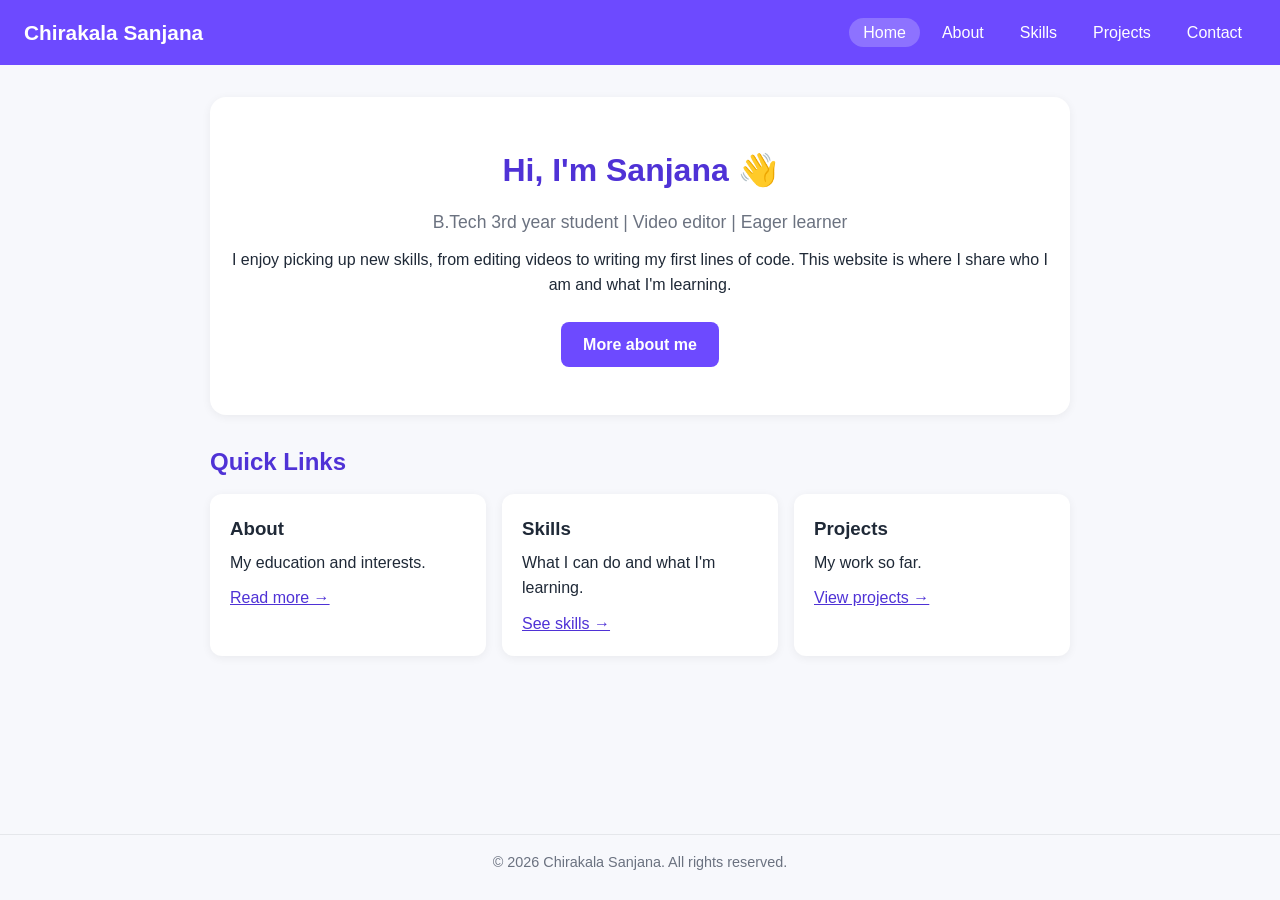
<file: index.html>
<!DOCTYPE html>
<html lang="en">
<head>
  <meta charset="UTF-8">
  <meta name="viewport" content="width=device-width, initial-scale=1.0">
  <meta name="description" content="Personal portfolio of Chirakala Sanjana">
  <title>Home | Chirakala Sanjana</title>
  <link rel="stylesheet" href="style.css">
</head>
<body>
  <header>
    <h1>Chirakala Sanjana</h1>
    <nav>
      <ul>
        <li><a href="index.html" class="active">Home</a></li>
        <li><a href="about.html">About</a></li>
        <li><a href="skills.html">Skills</a></li>
        <li><a href="projects.html">Projects</a></li>
        <li><a href="contact.html">Contact</a></li>
      </ul>
    </nav>
  </header>

  <main>
    <section class="hero">
      <h2>Hi, I'm Sanjana 👋</h2>
      <p class="tagline">B.Tech 3rd year student | Video editor | Eager learner</p>
      <p>I enjoy picking up new skills, from editing videos to writing my first lines of code. This website is where I share who I am and what I'm learning.</p>
      <a class="btn" href="about.html">More about me</a>
    </section>

    <section>
      <h2>Quick Links</h2>
      <div class="grid">
        <article>
          <h3>About</h3>
          <p>My education and interests.</p>
          <a href="about.html">Read more →</a>
        </article>
        <article>
          <h3>Skills</h3>
          <p>What I can do and what I'm learning.</p>
          <a href="skills.html">See skills →</a>
        </article>
        <article>
          <h3>Projects</h3>
          <p>My work so far.</p>
          <a href="projects.html">View projects →</a>
        </article>
      </div>
    </section>
  </main>

  <footer>
    <p>&copy; 2026 Chirakala Sanjana. All rights reserved.</p>
  </footer>
</body>
</html>
</file>
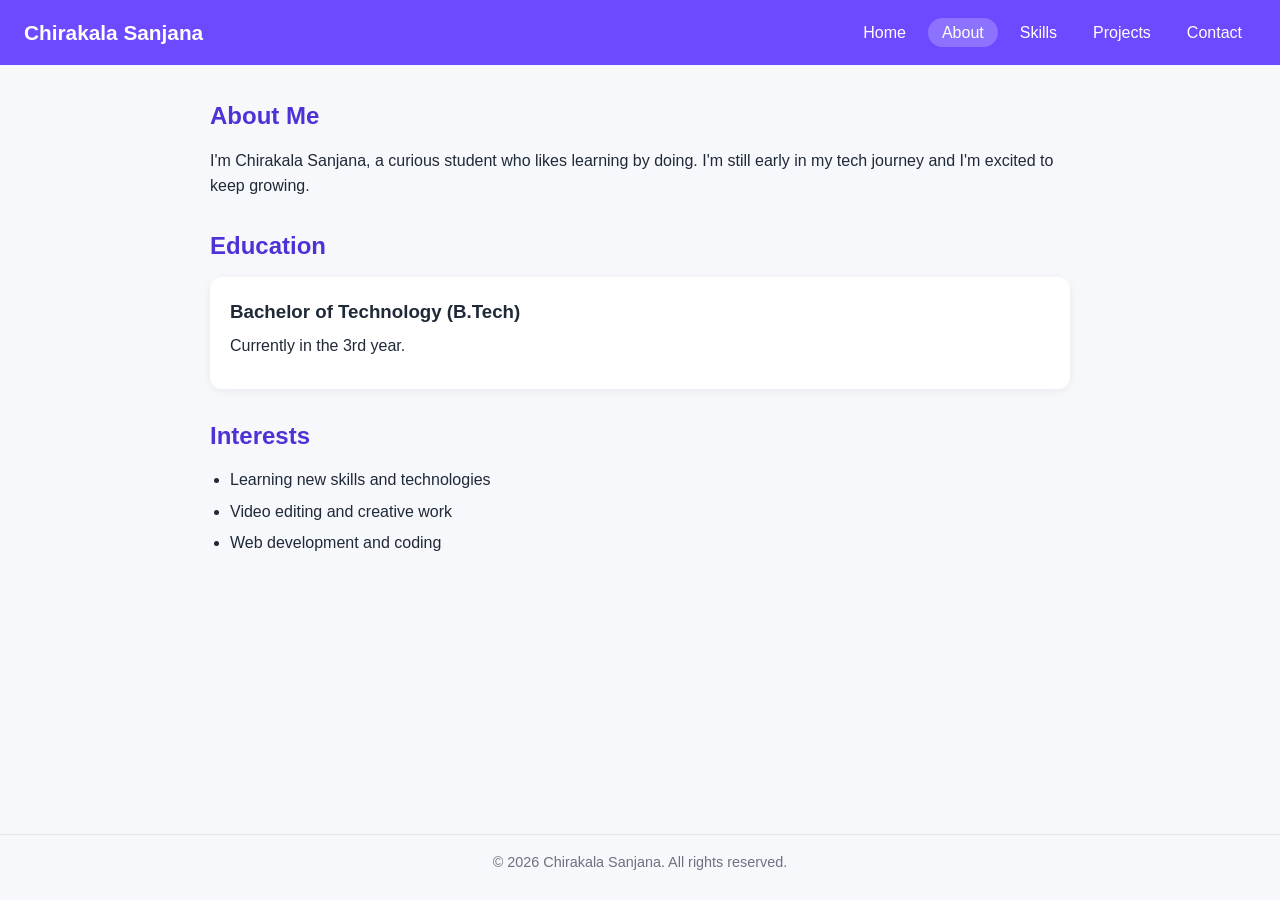
<file: about.html>
<!DOCTYPE html>
<html lang="en">
<head>
  <meta charset="UTF-8">
  <meta name="viewport" content="width=device-width, initial-scale=1.0">
  <meta name="description" content="About Chirakala Sanjana: education and interests">
  <title>About | Chirakala Sanjana</title>
  <link rel="stylesheet" href="style.css">
</head>
<body>
  <header>
    <h1>Chirakala Sanjana</h1>
    <nav>
      <ul>
        <li><a href="index.html">Home</a></li>
        <li><a href="about.html" class="active">About</a></li>
        <li><a href="skills.html">Skills</a></li>
        <li><a href="projects.html">Projects</a></li>
        <li><a href="contact.html">Contact</a></li>
      </ul>
    </nav>
  </header>

  <main>
    <section>
      <h2>About Me</h2>
      <p>I'm Chirakala Sanjana, a curious student who likes learning by doing. I'm still early in my tech journey and I'm excited to keep growing.</p>
    </section>

    <section>
      <h2>Education</h2>
      <article>
        <h3>Bachelor of Technology (B.Tech)</h3>
        <p>Currently in the 3rd year.</p>
      </article>
    </section>

    <section>
      <h2>Interests</h2>
      <ul class="list">
        <li>Learning new skills and technologies</li>
        <li>Video editing and creative work</li>
        <li>Web development and coding</li>
      </ul>
    </section>
  </main>

  <footer>
    <p>&copy; 2026 Chirakala Sanjana. All rights reserved.</p>
  </footer>
</body>
</html>
</file>
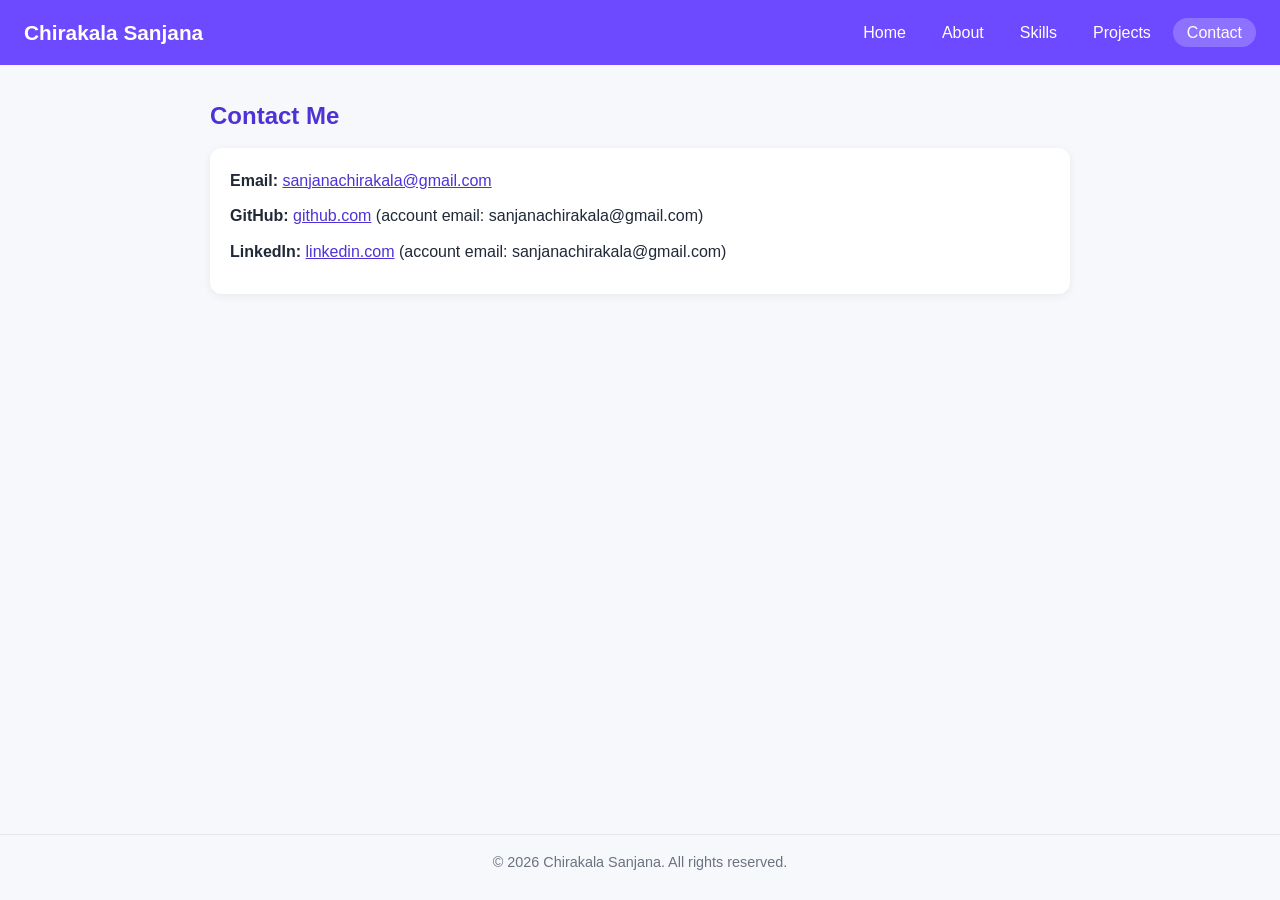
<file: contact.html>
<!DOCTYPE html>
<html lang="en">
<head>
  <meta charset="UTF-8">
  <meta name="viewport" content="width=device-width, initial-scale=1.0">
  <meta name="description" content="Contact Chirakala Sanjana">
  <title>Contact | Chirakala Sanjana</title>
  <link rel="stylesheet" href="style.css">
</head>
<body>
  <header>
    <h1>Chirakala Sanjana</h1>
    <nav>
      <ul>
        <li><a href="index.html">Home</a></li>
        <li><a href="about.html">About</a></li>
        <li><a href="skills.html">Skills</a></li>
        <li><a href="projects.html">Projects</a></li>
        <li><a href="contact.html" class="active">Contact</a></li>
      </ul>
    </nav>
  </header>

  <main>
    <section>
      <h2>Contact Me</h2>
      <article>
        <p><strong>Email:</strong> <a href="mailto:sanjanachirakala@gmail.com">sanjanachirakala@gmail.com</a></p>
        <p><strong>GitHub:</strong> <a href="https://github.com/" target="_blank" rel="noopener">github.com</a> (account email: sanjanachirakala@gmail.com)</p>
        <p><strong>LinkedIn:</strong> <a href="https://www.linkedin.com/" target="_blank" rel="noopener">linkedin.com</a> (account email: sanjanachirakala@gmail.com)</p>
      </article>
    </section>
  </main>

  <footer>
    <p>&copy; 2026 Chirakala Sanjana. All rights reserved.</p>
  </footer>
</body>
</html>
</file>
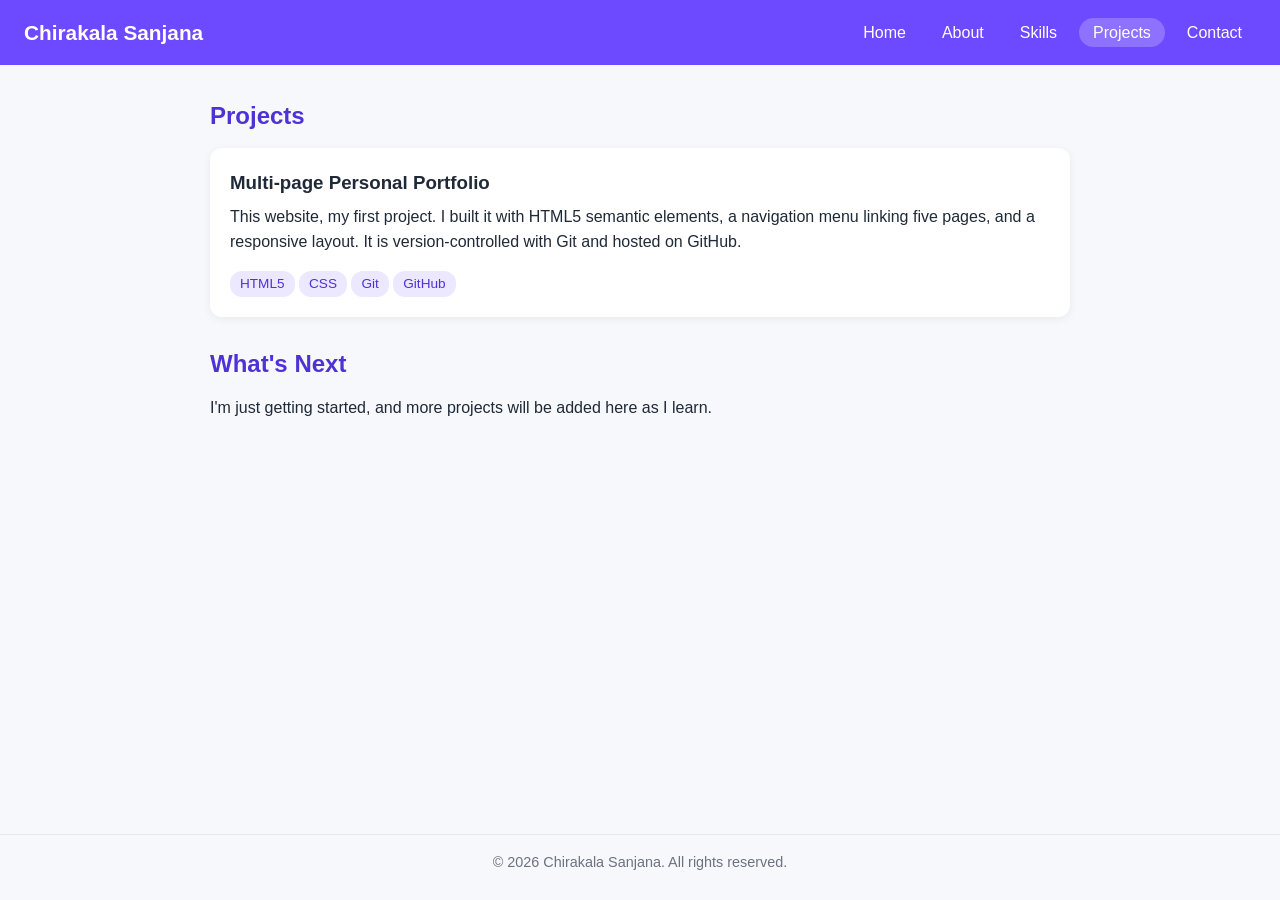
<file: projects.html>
<!DOCTYPE html>
<html lang="en">
<head>
  <meta charset="UTF-8">
  <meta name="viewport" content="width=device-width, initial-scale=1.0">
  <meta name="description" content="Projects by Chirakala Sanjana">
  <title>Projects | Chirakala Sanjana</title>
  <link rel="stylesheet" href="style.css">
</head>
<body>
  <header>
    <h1>Chirakala Sanjana</h1>
    <nav>
      <ul>
        <li><a href="index.html">Home</a></li>
        <li><a href="about.html">About</a></li>
        <li><a href="skills.html">Skills</a></li>
        <li><a href="projects.html" class="active">Projects</a></li>
        <li><a href="contact.html">Contact</a></li>
      </ul>
    </nav>
  </header>

  <main>
    <section>
      <h2>Projects</h2>
      <article>
        <h3>Multi-page Personal Portfolio</h3>
        <p>This website, my first project. I built it with HTML5 semantic elements, a navigation menu linking five pages, and a responsive layout. It is version-controlled with Git and hosted on GitHub.</p>
        <span class="tag">HTML5</span>
        <span class="tag">CSS</span>
        <span class="tag">Git</span>
        <span class="tag">GitHub</span>
      </article>
    </section>

    <section>
      <h2>What's Next</h2>
      <p>I'm just getting started, and more projects will be added here as I learn.</p>
    </section>
  </main>

  <footer>
    <p>&copy; 2026 Chirakala Sanjana. All rights reserved.</p>
  </footer>
</body>
</html>
</file>
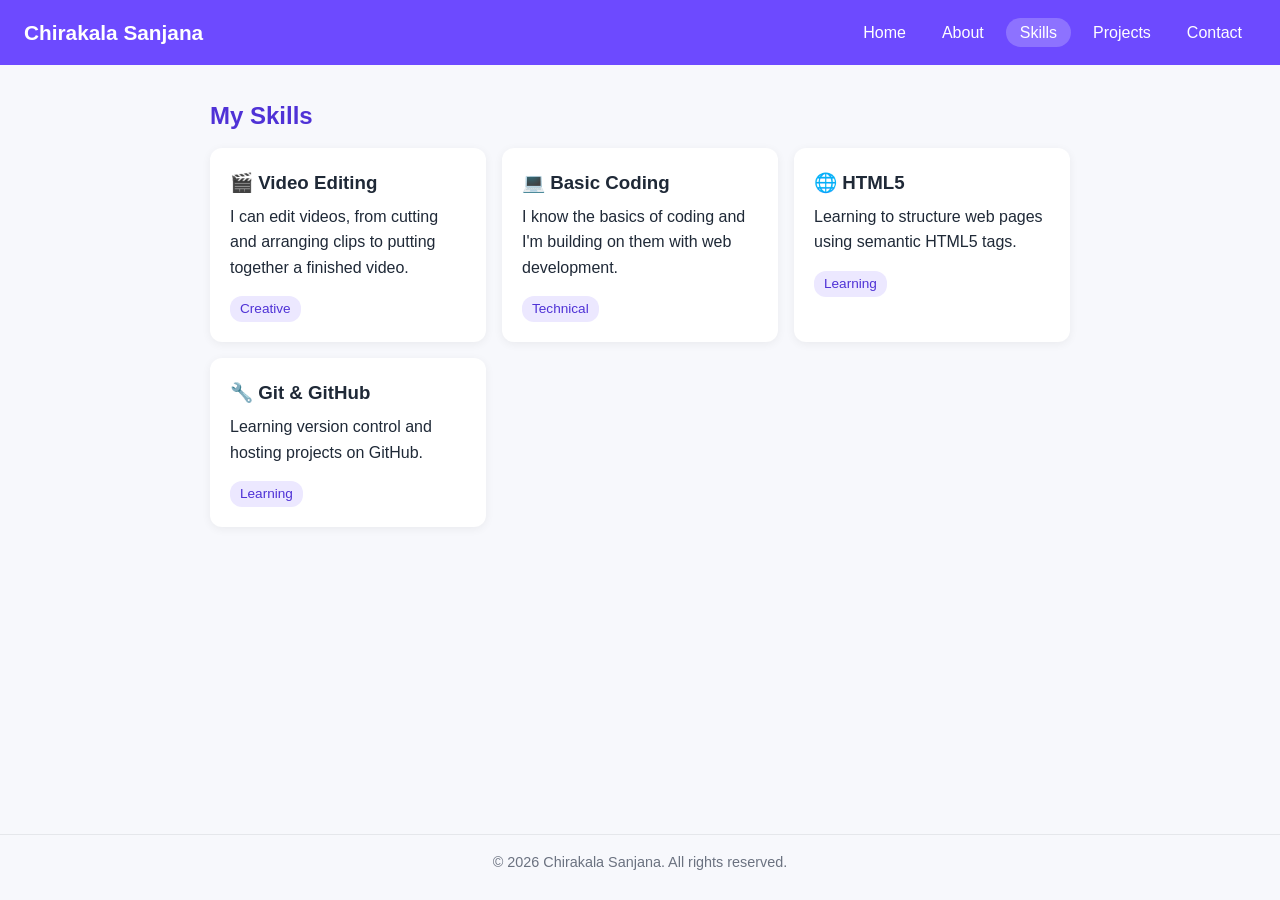
<file: skills.html>
<!DOCTYPE html>
<html lang="en">
<head>
  <meta charset="UTF-8">
  <meta name="viewport" content="width=device-width, initial-scale=1.0">
  <meta name="description" content="Skills of Chirakala Sanjana">
  <title>Skills | Chirakala Sanjana</title>
  <link rel="stylesheet" href="style.css">
</head>
<body>
  <header>
    <h1>Chirakala Sanjana</h1>
    <nav>
      <ul>
        <li><a href="index.html">Home</a></li>
        <li><a href="about.html">About</a></li>
        <li><a href="skills.html" class="active">Skills</a></li>
        <li><a href="projects.html">Projects</a></li>
        <li><a href="contact.html">Contact</a></li>
      </ul>
    </nav>
  </header>

  <main>
    <section>
      <h2>My Skills</h2>
      <div class="grid">
        <article>
          <h3>🎬 Video Editing</h3>
          <p>I can edit videos, from cutting and arranging clips to putting together a finished video.</p>
          <span class="tag">Creative</span>
        </article>
        <article>
          <h3>💻 Basic Coding</h3>
          <p>I know the basics of coding and I'm building on them with web development.</p>
          <span class="tag">Technical</span>
        </article>
        <article>
          <h3>🌐 HTML5</h3>
          <p>Learning to structure web pages using semantic HTML5 tags.</p>
          <span class="tag">Learning</span>
        </article>
        <article>
          <h3>🔧 Git &amp; GitHub</h3>
          <p>Learning version control and hosting projects on GitHub.</p>
          <span class="tag">Learning</span>
        </article>
      </div>
    </section>
  </main>

  <footer>
    <p>&copy; 2026 Chirakala Sanjana. All rights reserved.</p>
  </footer>
</body>
</html>
</file>
<file: style.css>
* { box-sizing: border-box; margin: 0; padding: 0; }

:root {
  --bg: #f7f8fc;
  --card: #ffffff;
  --text: #1f2937;
  --muted: #6b7280;
  --accent: #6d4aff;
  --accent-dark: #4f32d6;
}

body {
  font-family: "Segoe UI", Arial, sans-serif;
  background: var(--bg);
  color: var(--text);
  line-height: 1.6;
  min-height: 100vh;
  display: flex;
  flex-direction: column;
}

header {
  background: var(--accent);
  color: #fff;
  padding: 16px 24px;
  display: flex;
  flex-wrap: wrap;
  align-items: center;
  justify-content: space-between;
  gap: 12px;
}

header h1 { font-size: 1.3rem; }

nav ul {
  list-style: none;
  display: flex;
  flex-wrap: wrap;
  gap: 8px;
}

nav a {
  color: #fff;
  text-decoration: none;
  padding: 6px 14px;
  border-radius: 20px;
  font-weight: 500;
}

nav a:hover,
nav a.active { background: rgba(255, 255, 255, 0.22); }

main {
  flex: 1;
  width: 100%;
  max-width: 900px;
  margin: 0 auto;
  padding: 32px 20px;
}

section { margin-bottom: 28px; }

h2 { color: var(--accent-dark); margin-bottom: 12px; }
h3 { margin-bottom: 6px; }
p { margin-bottom: 10px; }

.hero {
  text-align: center;
  padding: 48px 20px;
  background: var(--card);
  border-radius: 16px;
  box-shadow: 0 2px 10px rgba(0, 0, 0, 0.06);
}

.hero h2 { font-size: 2rem; }
.hero .tagline { color: var(--muted); font-size: 1.1rem; }

.btn {
  display: inline-block;
  margin-top: 14px;
  padding: 10px 22px;
  background: var(--accent);
  color: #fff;
  text-decoration: none;
  border-radius: 8px;
  font-weight: 600;
}

.btn:hover { background: var(--accent-dark); }

.grid {
  display: grid;
  grid-template-columns: repeat(auto-fit, minmax(240px, 1fr));
  gap: 16px;
}

article, .card {
  background: var(--card);
  padding: 20px;
  border-radius: 12px;
  box-shadow: 0 2px 10px rgba(0, 0, 0, 0.06);
}

.tag {
  display: inline-block;
  background: #ece8ff;
  color: var(--accent-dark);
  padding: 2px 10px;
  border-radius: 12px;
  font-size: 0.85rem;
  margin-top: 6px;
}

ul.list { padding-left: 20px; }
ul.list li { margin-bottom: 6px; }

a { color: var(--accent-dark); }

footer {
  text-align: center;
  padding: 16px;
  color: var(--muted);
  font-size: 0.9rem;
  border-top: 1px solid #e5e7eb;
}

@media (max-width: 600px) {
  header { flex-direction: column; align-items: flex-start; }
  .hero h2 { font-size: 1.5rem; }
}
</file>
